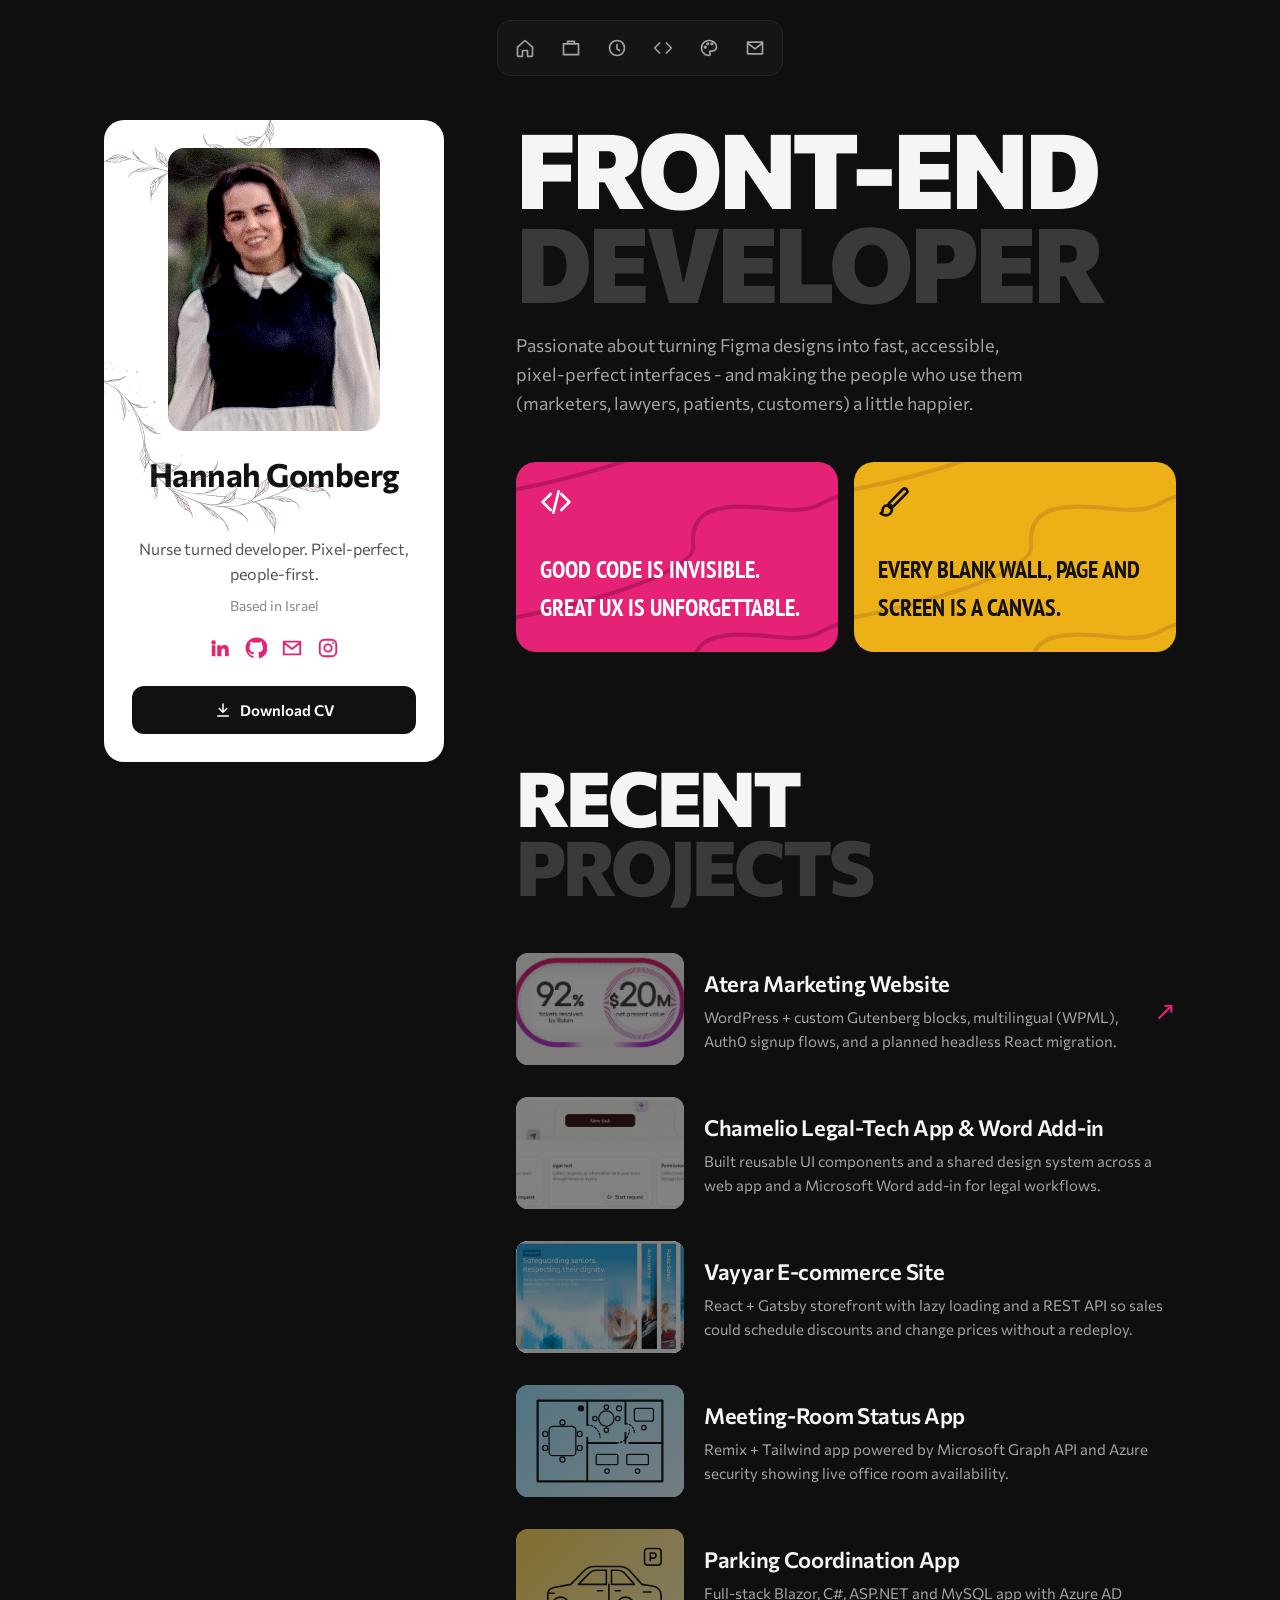
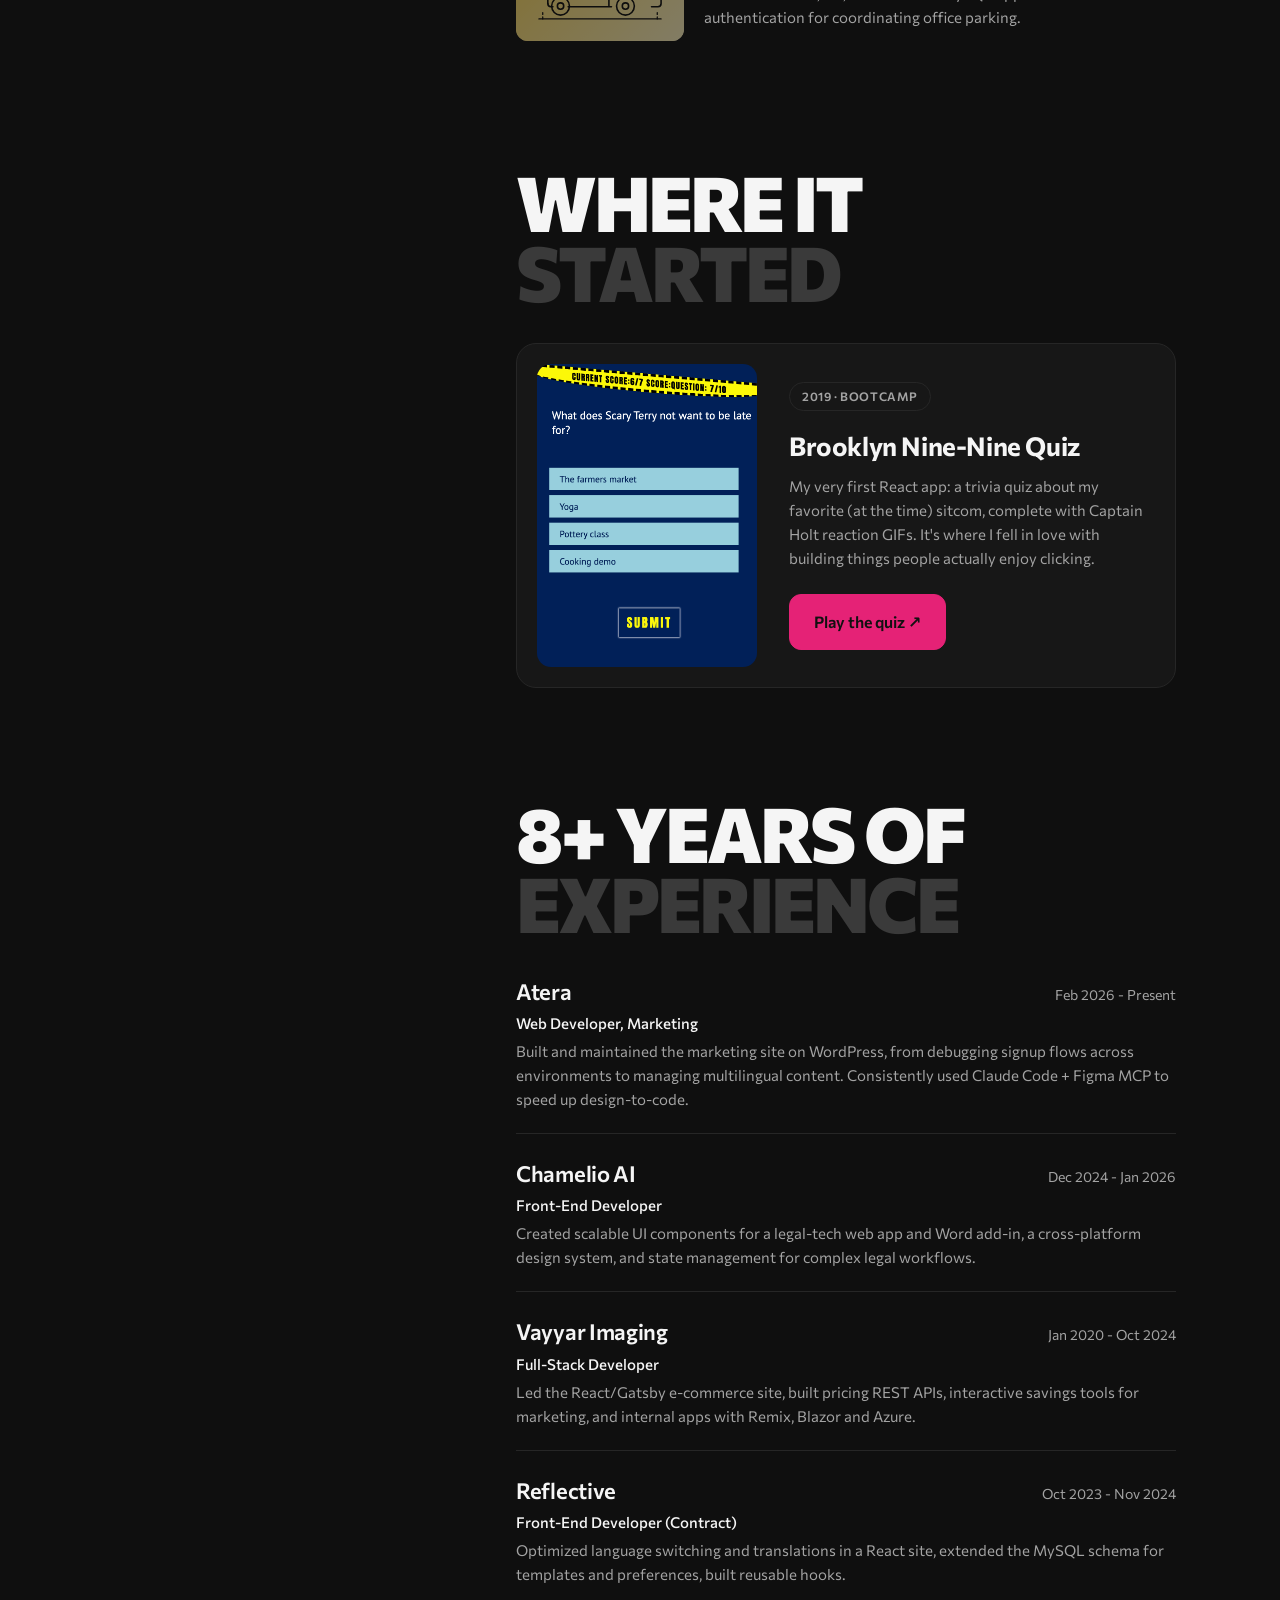
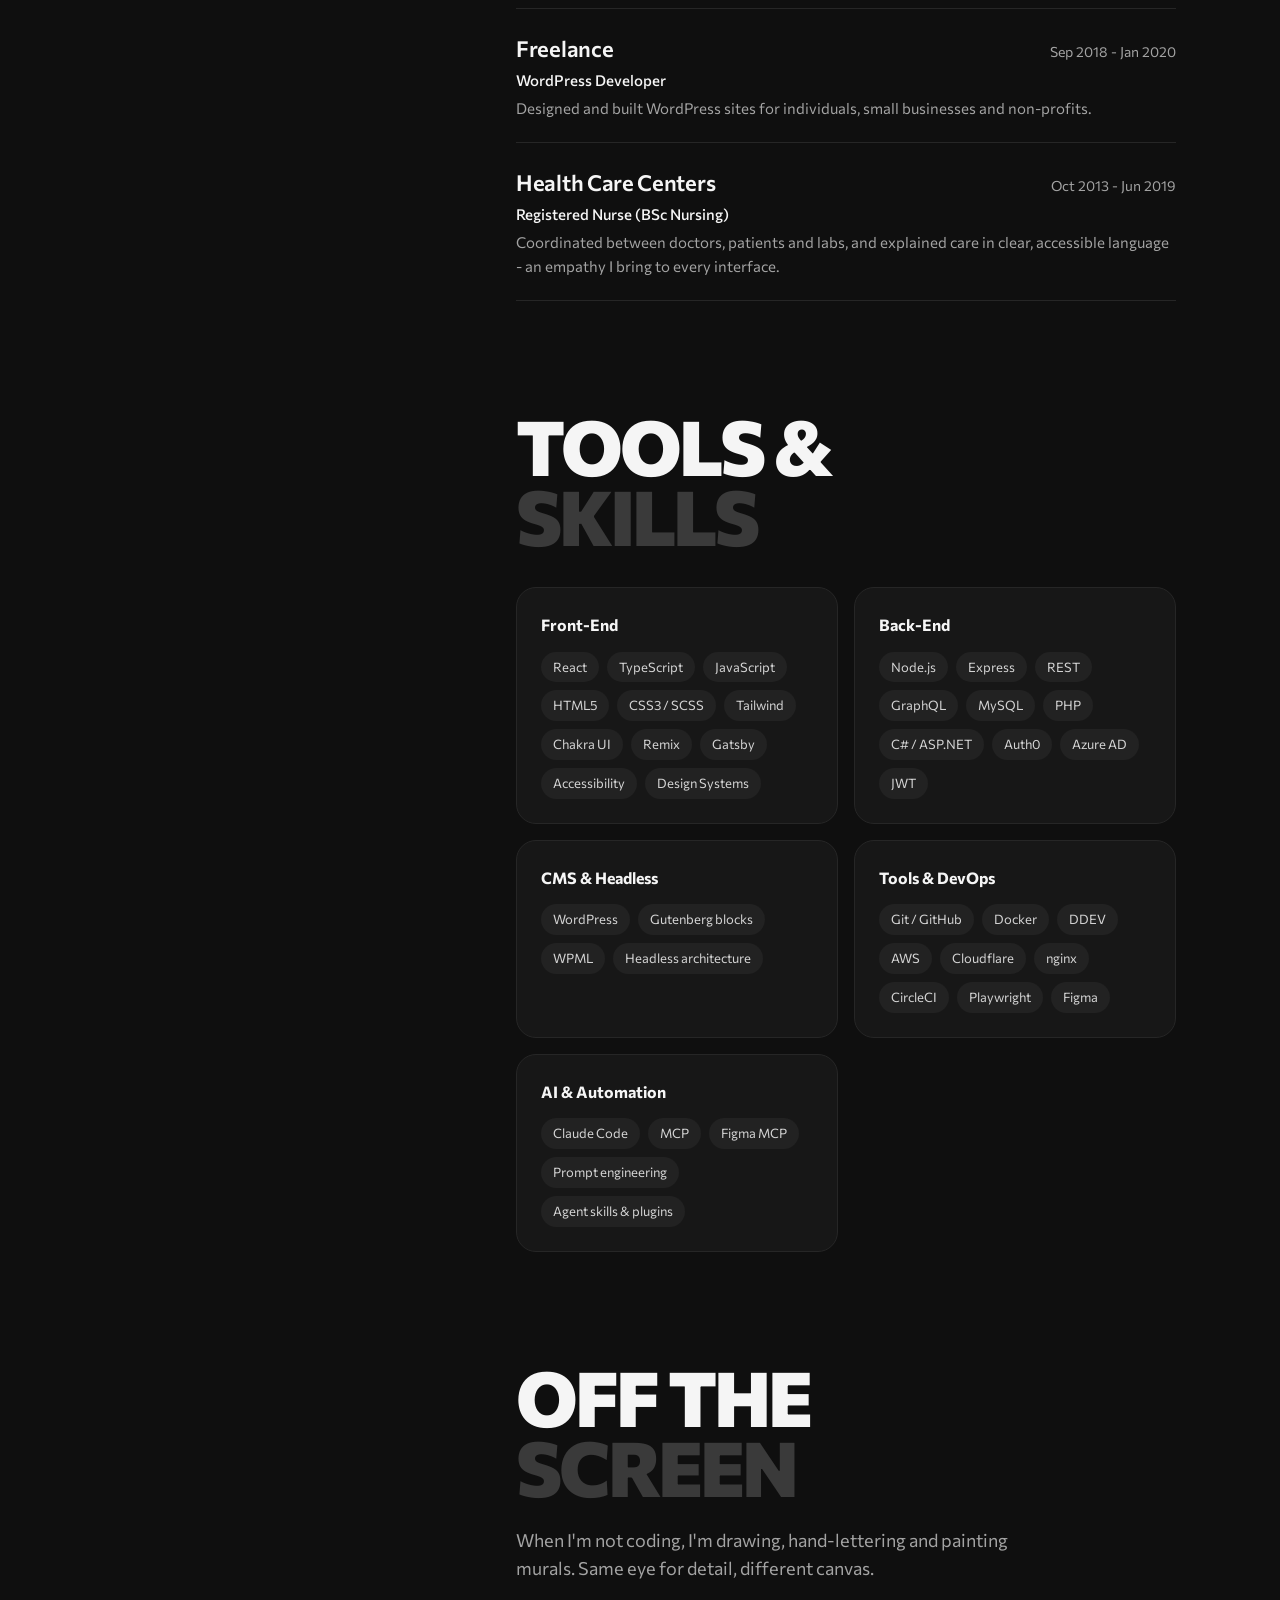
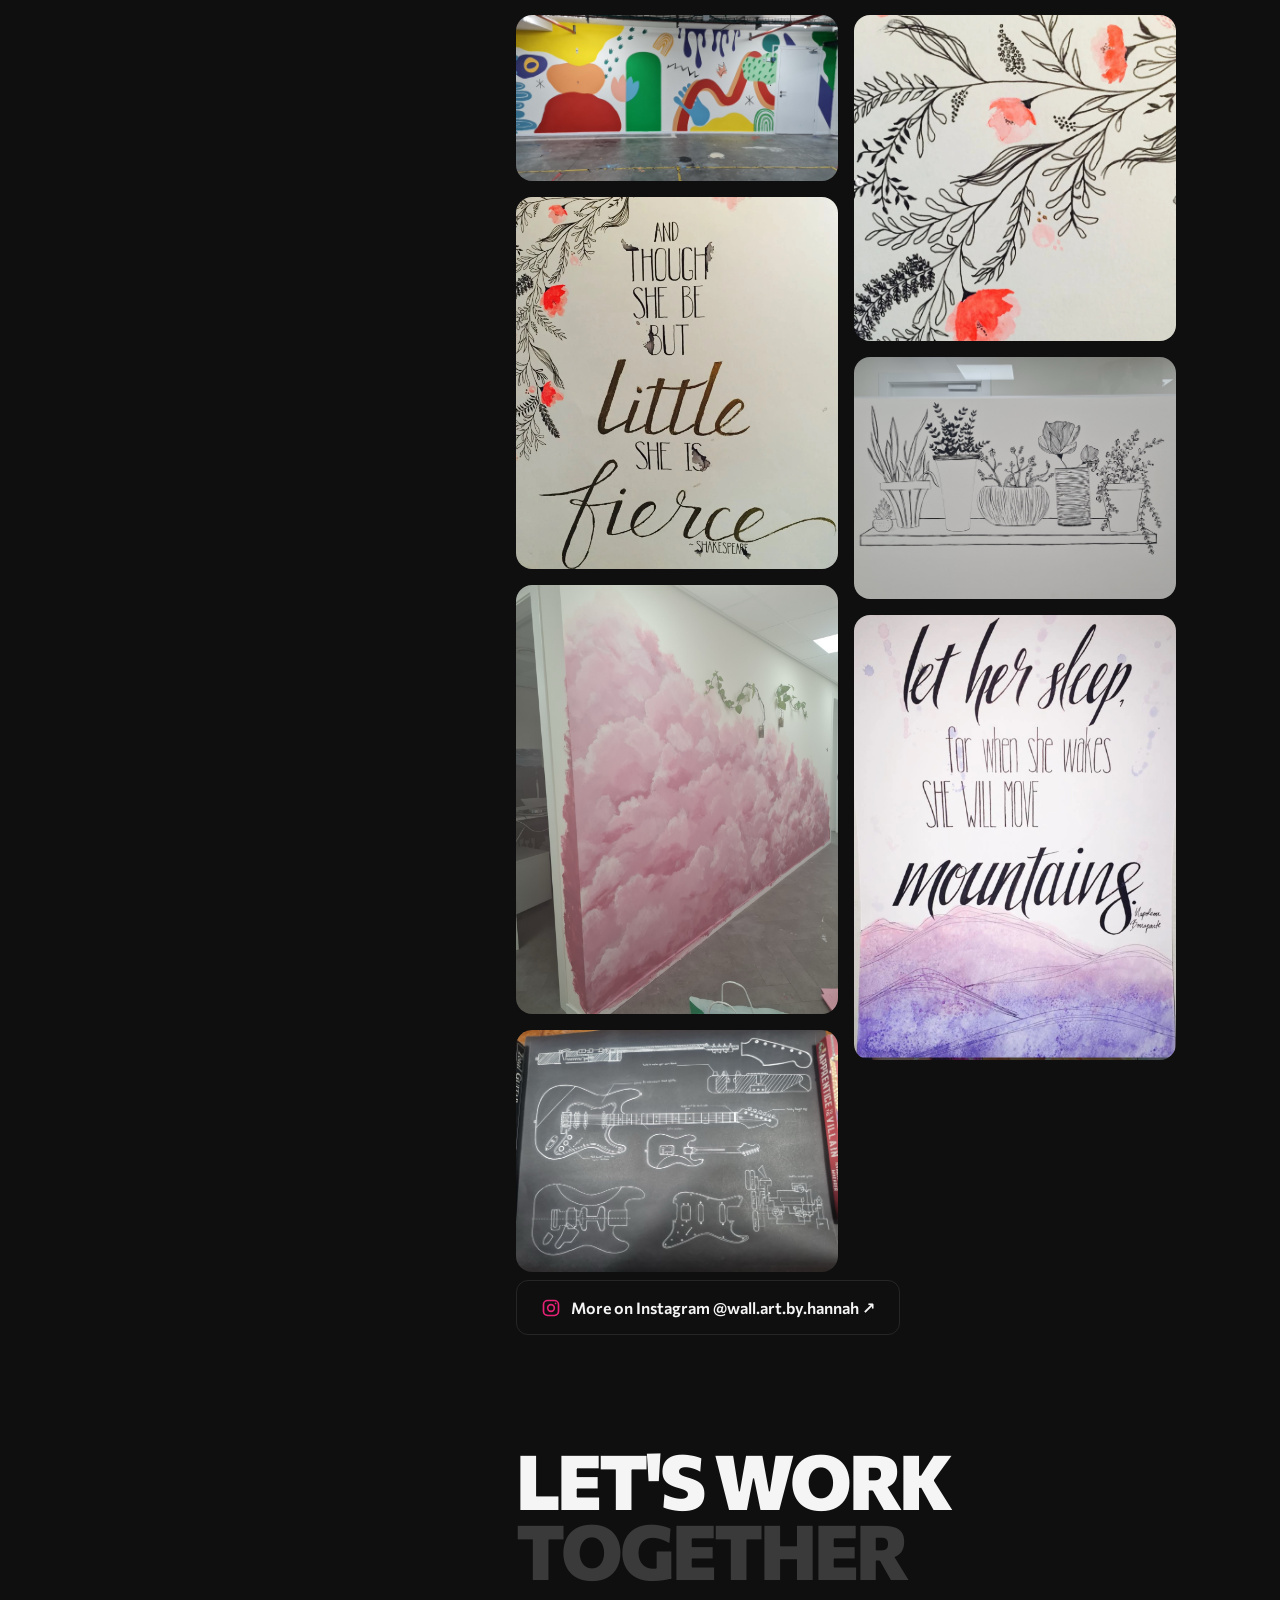
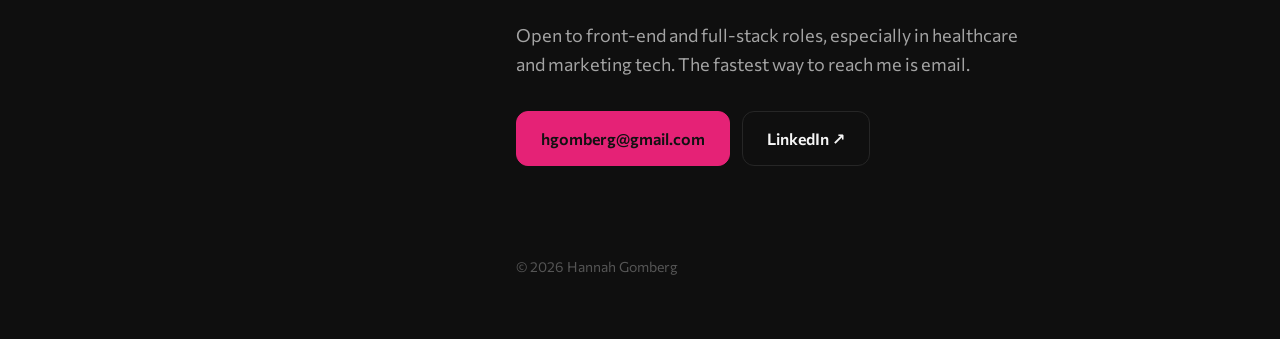
<file: index.html>
<!DOCTYPE html>
<html lang="en">
<head>
  <meta charset="UTF-8" />
  <meta name="viewport" content="width=device-width, initial-scale=1.0" />
  <title>Hannah Gomberg - Front-End / Full-Stack Developer</title>
  <meta name="description" content="Hannah Gomberg - Front-End and Full-Stack Developer with 8+ years building responsive, accessible web apps and marketing sites with React, TypeScript, Node.js and WordPress." />
  <link rel="icon" type="image/svg+xml" href="img/favicon/favicon.svg" />
  <link rel="apple-touch-icon" href="img/favicon/apple-touch-icon.png" />
  <link rel="preconnect" href="https://fonts.googleapis.com" />
  <link rel="preconnect" href="https://fonts.gstatic.com" crossorigin />
  <link href="https://fonts.googleapis.com/css2?family=Inter:wght@400;500;600;700;800&display=swap" rel="stylesheet" />
  <link href="https://fonts.googleapis.com/css2?family=Commissioner:wght@100..900&display=swap&family=PT+Sans+Narrow:wght@400;700&display=swap" rel="stylesheet">
  <link rel="stylesheet" href="style.css" />
</head>
<body>
  <nav class="nav" aria-label="Main">
    <a href="#top" title="Home" aria-label="Home">
      <svg viewBox="0 0 24 24"><path d="M3 11l9-8 9 8v10a1 1 0 0 1-1 1h-5v-7H9v7H4a1 1 0 0 1-1-1z"/></svg>
    </a>
    <a href="#projects" title="Projects" aria-label="Projects">
      <svg viewBox="0 0 24 24"><path d="M3 7h18v13H3zM8 7V4h8v3"/></svg>
    </a>
    <a href="#experience" title="Experience" aria-label="Experience">
      <svg viewBox="0 0 24 24"><path d="M12 8v5l3 2M21 12a9 9 0 1 1-18 0 9 9 0 0 1 18 0z"/></svg>
    </a>
    <a href="#skills" title="Skills" aria-label="Skills">
      <svg viewBox="0 0 24 24"><path d="M8 6l-6 6 6 6M16 6l6 6-6 6"/></svg>
    </a>
    <a href="#art" title="Art" aria-label="Art">
      <svg viewBox="0 0 24 24"><path d="M12 3a9 9 0 0 0 0 18c1 0 1.5-.7 1.5-1.5 0-.4-.2-.8-.4-1.1-.3-.3-.4-.7-.4-1.1 0-.8.7-1.5 1.5-1.5H16a5 5 0 0 0 5-5c0-4.4-4-7.8-9-7.8zM7.5 12a1 1 0 1 1 0-2 1 1 0 0 1 0 2zm3-4a1 1 0 1 1 0-2 1 1 0 0 1 0 2zm5 0a1 1 0 1 1 0-2 1 1 0 0 1 0 2z"/></svg>
    </a>
    <a href="#contact" title="Contact" aria-label="Contact">
      <svg viewBox="0 0 24 24"><path d="M3 5h18v14H3zM3 6l9 7 9-7"/></svg>
    </a>
  </nav>

  <div class="layout" id="top">
    <!-- Profile card (sticky on desktop) -->
    <aside class="profile">
      <div class="profile-card">
        <div class="avatar-container">
          <div class="avatar">
            <img src="img/hannah.jpg" alt="Hannah Gomberg" />
          </div>
        </div>
        <h2 class="profile-name">Hannah Gomberg</h2>
        <p class="profile-bio">Nurse turned developer. Pixel-perfect, people-first.</p>
        <p class="profile-loc">Based in Israel</p>
        <div class="socials">
          <a href="https://www.linkedin.com/in/hzuber-dev" target="_blank" rel="noopener" aria-label="LinkedIn">
            <svg viewBox="0 0 24 24"><path fill="currentColor" stroke="none" d="M4.98 3.5a2.5 2.5 0 1 1 0 5 2.5 2.5 0 0 1 0-5zM3 9h4v12H3zM9 9h3.8v1.7h.1c.5-1 1.8-2 3.8-2 4 0 4.8 2.6 4.8 6V21h-4v-5.5c0-1.3 0-3-1.8-3s-2.1 1.4-2.1 2.9V21H9z"/></svg>
          </a>
          <a href="https://github.com/hzuber" target="_blank" rel="noopener" aria-label="GitHub">
            <svg viewBox="0 0 24 24"><path fill="currentColor" stroke="none" d="M12 .5a11.5 11.5 0 0 0-3.6 22.4c.6.1.8-.3.8-.6v-2c-3.2.7-3.9-1.5-3.9-1.5-.5-1.3-1.3-1.7-1.3-1.7-1-.7.1-.7.1-.7 1.2.1 1.8 1.2 1.8 1.2 1 1.8 2.8 1.3 3.5 1 .1-.8.4-1.3.7-1.6-2.6-.3-5.3-1.3-5.3-5.7 0-1.3.5-2.3 1.2-3.1-.1-.3-.5-1.5.1-3.1 0 0 1-.3 3.2 1.2a11 11 0 0 1 5.8 0c2.2-1.5 3.2-1.2 3.2-1.2.6 1.6.2 2.8.1 3.1.8.8 1.2 1.9 1.2 3.1 0 4.4-2.7 5.4-5.3 5.7.4.4.8 1.1.8 2.2v3.3c0 .3.2.7.8.6A11.5 11.5 0 0 0 12 .5z"/></svg>
          </a>
          <a href="mailto:hgomberg@gmail.com" aria-label="Email">
            <svg viewBox="0 0 24 24"><path d="M3 5h18v14H3zM3 6l9 7 9-7"/></svg>
          </a>
          <a href="https://www.instagram.com/wall.art.by.hannah/" target="_blank" rel="noopener" aria-label="Instagram">
            <svg viewBox="0 0 24 24"><rect x="3" y="3" width="18" height="18" rx="5"/><circle cx="12" cy="12" r="4"/><circle cx="17.5" cy="6.5" r="1" fill="currentColor" stroke="none"/></svg>
          </a>
        </div>
        <a class="cv-btn" href="Hannah-Gomberg-CV.pdf" download>
          <svg viewBox="0 0 24 24"><path d="M12 4v11M7 10l5 5 5-5M5 20h14"/></svg>
          Download CV
        </a>
      </div>
    </aside>

    <main class="content">
      <!-- Hero -->
      <section class="hero">
        <h1 class="display">Front-End<br /><span class="muted">Developer</span></h1>
        <p class="lead">Passionate about turning Figma designs into fast, accessible, pixel-perfect interfaces - and making the people who use them (marketers, lawyers, patients, customers) a little happier.</p>

        <div class="highlight-cards">
          <div class="hcard hcard-pink">
            <svg viewBox="0 0 24 24"><path d="M8 6l-6 6 6 6M16 6l6 6-6 6M14 4l-4 16"/></svg>
            <p>Good code is invisible. Great UX is unforgettable.</p>
          </div>
          <div class="hcard hcard-yellow">
            <svg viewBox="0 0 24 24"><path d="M18.4 2.6a2 2 0 0 1 2.9 2.9L11 15.8 8.2 13zM7 14.5c-2 0-3.5 1.6-3.5 3.5 0 1.2-.7 2.2-1.5 2.5 1 .9 2.4 1.5 4 1.5 2.5 0 4.5-2 4.5-4.5z"/></svg>
            <p>Every blank wall, page and screen is a canvas.</p>
          </div>
        </div>
      </section>

      <!-- Projects -->
      <section id="projects" class="section">
        <h2 class="display-sm">Recent<br /><span class="muted">Projects</span></h2>
        <div class="list">
          <a class="row" href="https://www.atera.com" target="_blank" rel="noopener">
            <div class="thumb"><img src="img/projects/atera.jpg" alt="Atera site stats: 92% of tickets resolved by Robin, $20M net present value" loading="lazy" /></div>
            <div class="row-body">
              <h3>Atera Marketing Website</h3>
              <p>WordPress + custom Gutenberg blocks, multilingual (WPML), Auth0 signup flows, and a planned headless React migration.</p>
            </div>
            <span class="arrow" aria-hidden="true">&#8599;</span>
          </a>
          <div class="row">
            <div class="thumb"><img src="img/projects/chamelio.jpg" alt="Chamelio app screen showing request templates and a New task button" loading="lazy" /></div>
            <div class="row-body">
              <h3>Chamelio Legal-Tech App &amp; Word Add-in</h3>
              <p>Built reusable UI components and a shared design system across a web app and a Microsoft Word add-in for legal workflows.</p>
            </div>
          </div>
          <div class="row">
            <div class="thumb thumb-left"><img src="img/projects/vayyar.jpg" alt="Vayyar website industry banner: Safeguarding seniors" loading="lazy" /></div>
            <div class="row-body">
              <h3>Vayyar E-commerce Site</h3>
              <p>React + Gatsby storefront with lazy loading and a REST API so sales could schedule discounts and change prices without a redeploy.</p>
            </div>
          </div>
          <div class="row">
            <div class="thumb thumb-art" style="--c1:#9fe3ff;--c2:#e3f7ff"><img src="img/projects/floorplan.svg" alt="Line drawing of an office floor plan with meeting rooms" loading="lazy" /></div>
            <div class="row-body">
              <h3>Meeting-Room Status App</h3>
              <p>Remix + Tailwind app powered by Microsoft Graph API and Azure security showing live office room availability.</p>
            </div>
          </div>
          <div class="row">
            <div class="thumb thumb-art" style="--c1:#ffd95c;--c2:#fff3c4"><img src="img/projects/car.svg" alt="Line drawing of a car in a parking spot" loading="lazy" /></div>
            <div class="row-body">
              <h3>Parking Coordination App</h3>
              <p>Full-stack Blazor, C#, ASP.NET and MySQL app with Azure AD authentication for coordinating office parking.</p>
            </div>
          </div>
        </div>
      </section>

      <!-- Where it started -->
      <section id="origin" class="section">
        <h2 class="display-sm">Where it<br /><span class="muted">Started</span></h2>
        <a class="origin-card" href="https://hzuber.github.io/brooklyn99quiz/" target="_blank" rel="noopener">
          <div class="origin-img">
            <img src="img/projects/b99-quiz.png" alt="Brooklyn Nine-Nine quiz screen reading 'You're real smurt' with a Captain Holt GIF and a Next Question button" loading="lazy" />
          </div>
          <div class="origin-body">
            <span class="tag">2019 &middot; Bootcamp</span>
            <h3>Brooklyn Nine-Nine Quiz</h3>
            <p>My very first React app: a trivia quiz about my favorite (at the time) sitcom, complete with Captain Holt reaction GIFs. It's where I fell in love with building things people actually enjoy clicking.</p>
            <span class="btn btn-primary">Play the quiz &#8599;</span>
          </div>
        </a>
      </section>

      <!-- Experience -->
      <section id="experience" class="section">
        <h2 class="display-sm">8+ Years of<br /><span class="muted">Experience</span></h2>
        <div class="list">
          <div class="job">
            <div class="job-head"><h3>Atera</h3><span class="date">Feb 2026 - Present</span></div>
            <p class="role">Web Developer, Marketing</p>
            <p>Built and maintained the marketing site on WordPress, from debugging signup flows across environments to managing multilingual content. Consistently used Claude Code + Figma MCP to speed up design-to-code.</p>
          </div>
          <div class="job">
            <div class="job-head"><h3>Chamelio AI</h3><span class="date">Dec 2024 - Jan 2026</span></div>
            <p class="role">Front-End Developer</p>
            <p>Created scalable UI components for a legal-tech web app and Word add-in, a cross-platform design system, and state management for complex legal workflows.</p>
          </div>
          <div class="job">
            <div class="job-head"><h3>Vayyar Imaging</h3><span class="date">Jan 2020 - Oct 2024</span></div>
            <p class="role">Full-Stack Developer</p>
            <p>Led the React/Gatsby e-commerce site, built pricing REST APIs, interactive savings tools for marketing, and internal apps with Remix, Blazor and Azure.</p>
          </div>
          <div class="job">
            <div class="job-head"><h3>Reflective</h3><span class="date">Oct 2023 - Nov 2024</span></div>
            <p class="role">Front-End Developer (Contract)</p>
            <p>Optimized language switching and translations in a React site, extended the MySQL schema for templates and preferences, built reusable hooks.</p>
          </div>
          <div class="job">
            <div class="job-head"><h3>Freelance</h3><span class="date">Sep 2018 - Jan 2020</span></div>
            <p class="role">WordPress Developer</p>
            <p>Designed and built WordPress sites for individuals, small businesses and non-profits.</p>
          </div>
          <div class="job">
            <div class="job-head"><h3>Health Care Centers</h3><span class="date">Oct 2013 - Jun 2019</span></div>
            <p class="role">Registered Nurse (BSc Nursing)</p>
            <p>Coordinated between doctors, patients and labs, and explained care in clear, accessible language - an empathy I bring to every interface.</p>
          </div>
        </div>
      </section>

      <!-- Skills -->
      <section id="skills" class="section">
        <h2 class="display-sm">Tools &amp;<br /><span class="muted">Skills</span></h2>
        <div class="skills-grid">
          <div class="skill-group">
            <h3>Front-End</h3>
            <ul class="chips"><li>React</li><li>TypeScript</li><li>JavaScript</li><li>HTML5</li><li>CSS3 / SCSS</li><li>Tailwind</li><li>Chakra UI</li><li>Remix</li><li>Gatsby</li><li>Accessibility</li><li>Design Systems</li></ul>
          </div>
          <div class="skill-group">
            <h3>Back-End</h3>
            <ul class="chips"><li>Node.js</li><li>Express</li><li>REST</li><li>GraphQL</li><li>MySQL</li><li>PHP</li><li>C# / ASP.NET</li><li>Auth0</li><li>Azure AD</li><li>JWT</li></ul>
          </div>
          <div class="skill-group">
            <h3>CMS &amp; Headless</h3>
            <ul class="chips"><li>WordPress</li><li>Gutenberg blocks</li><li>WPML</li><li>Headless architecture</li></ul>
          </div>
          <div class="skill-group">
            <h3>Tools &amp; DevOps</h3>
            <ul class="chips"><li>Git / GitHub</li><li>Docker</li><li>DDEV</li><li>AWS</li><li>Cloudflare</li><li>nginx</li><li>CircleCI</li><li>Playwright</li><li>Figma</li></ul>
          </div>
          <div class="skill-group">
            <h3>AI &amp; Automation</h3>
            <ul class="chips"><li>Claude Code</li><li>MCP</li><li>Figma MCP</li><li>Prompt engineering</li><li>Agent skills &amp; plugins</li></ul>
          </div>
        </div>
      </section>

      <!-- Art -->
      <section id="art" class="section">
        <h2 class="display-sm">Off the<br /><span class="muted">Screen</span></h2>
        <p class="lead art-lead">When I'm not coding, I'm drawing, hand-lettering and painting murals. Same eye for detail, different canvas.</p>
        <div class="gallery">
          <button class="art" data-full="img/art/mural-shapes.jpg"><img src="img/art/mural-shapes.jpg" alt="Large colorful abstract mural of organic shapes in a parking garage" loading="lazy" /><span>Abstract mural</span></button>
          <button class="art" data-full="img/art/lettering-fierce.jpg"><img src="img/art/lettering-fierce.jpg" alt="Hand-lettered Shakespeare quote 'though she be but little she is fierce' with watercolor flowers" loading="lazy" /><span>Hand lettering</span></button>
          <button class="art" data-full="img/art/mural-clouds.jpg"><img src="img/art/mural-clouds.jpg" alt="Pink cloud mural painted across an office wall" loading="lazy" /><span>Cloud mural</span></button>
          <button class="art" data-full="img/art/guitar-blueprint.jpg"><img src="img/art/guitar-blueprint.jpg" alt="White-ink guitar blueprint illustration on black paper with funny labels" loading="lazy" /><span>Guitar blueprint</span></button>
          <button class="art" data-full="img/art/botanical-watercolor.jpg"><img src="img/art/botanical-watercolor.jpg" alt="Ink botanical illustration with coral watercolor poppies" loading="lazy" /><span>Ink &amp; watercolor</span></button>
          <button class="art" data-full="img/art/mural-plants.jpg"><img src="img/art/mural-plants.jpg" alt="Black line-art mural of potted plants on a shelf" loading="lazy" /><span>Line-art mural</span></button>
          <button class="art" data-full="img/art/lettering-mountains.jpg"><img src="img/art/lettering-mountains.jpg" alt="Hand-lettered quote 'let her sleep, for when she wakes she will move mountains' over watercolor hills" loading="lazy" /><span>Lettering &amp; watercolor</span></button>
        </div>
        <a class="btn ig-link" href="https://www.instagram.com/wall.art.by.hannah/" target="_blank" rel="noopener">
          <svg viewBox="0 0 24 24"><rect x="3" y="3" width="18" height="18" rx="5"/><circle cx="12" cy="12" r="4"/><circle cx="17.5" cy="6.5" r="1" fill="currentColor" stroke="none"/></svg>
          More on Instagram @wall.art.by.hannah &#8599;
        </a>
      </section>

      <dialog class="lightbox" id="lightbox">
        <button class="lightbox-close" aria-label="Close">&times;</button>
        <img alt="" />
      </dialog>

      <!-- Contact -->
      <section id="contact" class="section contact">
        <h2 class="display-sm">Let's Work<br /><span class="muted">Together</span></h2>
        <p class="lead">Open to front-end and full-stack roles, especially in healthcare and marketing tech. The fastest way to reach me is email.</p>
        <div class="cta-row">
          <a class="btn btn-primary" href="mailto:hgomberg@gmail.com">hgomberg@gmail.com</a>
          <a class="btn" href="https://www.linkedin.com/in/hzuber-dev" target="_blank" rel="noopener">LinkedIn &#8599;</a>
        </div>
      </section>

      <footer class="footer">&copy; <span id="year">2026</span> Hannah Gomberg</footer>
    </main>
  </div>

  <script>
    document.getElementById('year').textContent = new Date().getFullYear();

    const lightbox = document.getElementById('lightbox');
    const lightboxImg = lightbox.querySelector('img');
    document.querySelectorAll('.art').forEach((btn) => {
      btn.addEventListener('click', () => {
        lightboxImg.src = btn.dataset.full;
        lightboxImg.alt = btn.querySelector('img').alt;
        lightbox.showModal();
      });
    });
    // Close on the X button or a click on the backdrop
    lightbox.addEventListener('click', (e) => {
      if (e.target !== lightboxImg) lightbox.close();
    });
  </script>
</body>
</html>
</file>
<file: style.css>
:root {
  --bg: #0f0f0f;
  --surface: #171717;
  --border: #262626;
  --text: #f5f5f5;
  --muted: #3a3a3a;
  --sub: #a3a3a3;
  --pink: #e52276;
  --yellow: #edb016;
  --radius: 20px;
}

* { box-sizing: border-box; margin: 0; padding: 0; }

html { scroll-behavior: smooth; }

body {
  background: var(--bg);
  color: var(--text);
  font-family: "Commissioner", system-ui, sans-serif;
  line-height: 1.6;
  -webkit-font-smoothing: antialiased;
}

a { color: inherit; text-decoration: none; }

svg {
  width: 20px;
  height: 20px;
  fill: none;
  stroke: currentColor;
  stroke-width: 2;
  stroke-linecap: round;
  stroke-linejoin: round;
}

/* Floating nav */
.nav {
  position: fixed;
  top: 20px;
  left: 50%;
  transform: translateX(-50%);
  z-index: 10;
  display: flex;
  gap: 4px;
  padding: 6px;
  background: rgba(23, 23, 23, 0.85);
  backdrop-filter: blur(10px);
  border: 1px solid var(--border);
  border-radius: 14px;
}
.nav a {
  display: grid;
  place-items: center;
  width: 42px;
  height: 42px;
  border-radius: 10px;
  color: var(--sub);
  transition: background 0.2s, color 0.2s;
}
.nav a:hover { background: #262626; color: var(--text); }

/* Layout */
.layout {
  max-width: 1120px;
  margin: 0 auto;
  padding: 120px 24px 40px;
  display: grid;
  grid-template-columns: 340px 1fr;
  gap: 72px;
}

/* Profile card */
.profile-card {
  position: sticky;
  top: 110px;
  background: #fff;
  color: #111;
  border-radius: var(--radius);
  padding: 28px;
  text-align: center;
  overflow: hidden;
}
.avatar-container::before {
  content: url("img/vines.svg");
  position: absolute;
  top: -55%;
  left: 0;
  width: 55%;
  height: 100%;
  z-index: 1;
  transform: rotate(45deg);
}
.avatar-container{
  position: relative;
  display: flex;
  justify-content: center;
  padding: 0 36px;
}
.avatar {
  width: 100%;
  aspect-ratio: 3 / 4;
  border-radius: 16px;
  background: linear-gradient(145deg, var(--pink), #ffb199);
  display: grid;
  place-items: center;
  overflow: hidden;
  margin-bottom: 18px;
}
.avatar::after {
  content: url(img/vines.svg);
  position: absolute;
  top: 50%;
  width: 60%;
  transform: rotate(-45deg) scaleX(-1);
  left: -5%;
}
.avatar span { font-size: 88px; font-weight: 800; color: #fff; letter-spacing: -4px; }
.avatar img { width: 100%; height: 100%; object-fit: cover; }
.profile-name { font-size: 32px; font-weight: 700; letter-spacing: -0.5px; margin-bottom:36px;}
.profile-bio { color: #555; margin: 12px 0 8px; font-size: 16px; }
.profile-loc { color: #888; font-size: 14px; }
.socials { display: flex; justify-content: center; gap: 14px; margin-top: 20px; }
.socials a { color: var(--pink); transition: transform 0.2s; }
.socials a:hover { transform: translateY(-2px); }
.socials svg { width: 22px; height: 22px; }
.cv-btn {
  display: inline-flex;
  align-items: center;
  justify-content: center;
  gap: 8px;
  width: 100%;
  margin-top: 20px;
  padding: 12px 20px;
  border-radius: 12px;
  background: #111;
  color: #fff;
  font-weight: 600;
  font-size: 15px;
  transition: background 0.2s, transform 0.2s;
}
.cv-btn:hover { background: var(--pink); transform: translateY(-2px); }
.cv-btn svg { width: 18px; height: 18px; }

/* Typography */
.display {
  font-size: clamp(56px, 9vw, 104px);
  font-weight: 800;
  line-height: 0.9;
  letter-spacing: -0.04em;
  text-transform: uppercase;
}
.display-sm {
  font-size: clamp(44px, 7vw, 76px);
  font-weight: 800;
  line-height: 0.92;
  letter-spacing: -0.04em;
  text-transform: uppercase;
  margin-bottom: 36px;
}
.muted { color: var(--muted); }
.lead { color: var(--sub); font-size: 18px; max-width: 520px; margin-top: 24px; }

/* Stats */
.stats { display: flex; gap: 44px; margin-top: 44px; flex-wrap: wrap; }
.stat { display: flex; flex-direction: column; }
.stat-num { font-size: 64px; font-weight: 800; letter-spacing: -2px; line-height: 1; }
.stat-label { color: var(--sub); font-size: 13px; text-transform: uppercase; letter-spacing: 0.5px; margin-top: 8px; line-height: 1.3; }

/* Highlight cards */
.highlight-cards { display: grid; grid-template-columns: 1fr 1fr; gap: 16px; margin-top: 44px; }
.hcard {
  border-radius: var(--radius);
  padding: 24px;
  min-height: 190px;
  display: flex;
  flex-direction: column;
  justify-content: space-between;
  color: #111;
}
.hcard p { font-weight: 700; font-size: 24px; line-height: 1.6; text-transform: uppercase; font-family: "PT Sans Narrow", sans-serif; }
.hcard svg { width: 32px; height: 32px; }
.hcard-pink { background: var(--pink); background-image: url("img/waves-pink.svg"); background-repeat: repeat; background-position: center; color: white;}
.hcard-yellow { background: var(--yellow); background-image: url("img/waves-yellow.svg"); background-repeat: repeat; background-position: center; }

/* Sections */
.section { padding-top: 110px; }

.list { display: flex; flex-direction: column; }

.row {
  display: flex;
  align-items: center;
  gap: 20px;
  padding: 16px;
  margin: 0 -16px;
  border-radius: 16px;
  transition: background 0.2s;
}
a.row:hover, .row:hover { background: var(--surface); }
.thumb {
  position:relative;
  flex: 0 0 168px;
  height: 112px;
  border-radius: 12px;
  overflow: hidden;
  background: linear-gradient(135deg, var(--c1, #f4f4f2), var(--c2, #f4f4f2));
}
.thumb img {
  display: block;
  width: 100%;
  height: 100%;
  object-fit: cover;
  transition: transform 0.4s ease;
}
.thumb::before {
  content: "";
  position: absolute;
  top: 0;
  left: 0;
  width: 100%;
  height: 100%;
  background: #0000007d;
}
.thumb-left img { object-position: left center; }
.thumb-art img { object-fit: contain; padding: 8px; }
.row:hover .thumb img { transform: scale(1.05); }
.row:hover .thumb::before { background: transparent; }
.row-body { flex: 1; }
.row h3, .job h3 { font-size: 22px; font-weight: 600; letter-spacing: -0.3px; }
.row p, .job p { color: var(--sub); font-size: 15px; margin-top: 4px; }
.arrow { font-size: 26px; color: var(--pink); transition: transform 0.2s; }
a.row:hover .arrow { transform: translate(3px, -3px); }

.job { padding: 22px 0; border-bottom: 1px solid var(--border); }
.job:first-child { padding-top: 0; }
.job-head { display: flex; justify-content: space-between; align-items: baseline; gap: 16px; }
.date { color: var(--sub); font-size: 14px; white-space: nowrap; }
.job .role { color: var(--text); font-weight: 500; margin-top: 2px; }

/* Skills */
.skills-grid { display: grid; grid-template-columns: 1fr 1fr; gap: 16px; }
.skill-group {
  background: var(--surface);
  border: 1px solid var(--border);
  border-radius: var(--radius);
  padding: 24px;
}
.skill-group h3 { font-size: 16px; margin-bottom: 14px; }
.chips { list-style: none; display: flex; flex-wrap: wrap; gap: 8px; }
.chips li {
  font-size: 13px;
  padding: 5px 12px;
  border-radius: 999px;
  background: #222;
  color: #d4d4d4;
}

/* Art gallery */
.art-lead { margin: -12px 0 32px; }
.gallery { columns: 2; column-gap: 16px; }
.ig-link { display: inline-flex; align-items: center; gap: 10px; margin-top: 8px; }
.ig-link svg { color: var(--pink); }
.art {
  position: relative;
  display: block;
  width: 100%;
  margin-bottom: 16px;
  padding: 0;
  border: 0;
  border-radius: 16px;
  overflow: hidden;
  background: var(--surface);
  cursor: zoom-in;
  break-inside: avoid;
}
.art img {
  display: block;
  width: 100%;
  height: auto;
  transition: transform 0.4s ease;
}
.art span {
  position: absolute;
  left: 12px;
  bottom: 12px;
  padding: 5px 12px;
  border-radius: 999px;
  background: rgba(15, 15, 15, 0.8);
  color: var(--text);
  font: 500 13px "Inter", sans-serif;
  opacity: 0;
  transform: translateY(6px);
  transition: opacity 0.25s, transform 0.25s;
}
.art:hover img { transform: scale(1.04); }
.art:hover span, .art:focus-visible span { opacity: 1; transform: none; }

.lightbox {
  margin: auto;
  padding: 0;
  border: 0;
  background: transparent;
  max-width: 92vw;
  max-height: 92vh;
}
.lightbox::backdrop { background: rgba(0, 0, 0, 0.88); }
.lightbox img { display: block; max-width: 92vw; max-height: 92vh; border-radius: 12px; }
.lightbox-close {
  position: fixed;
  top: 20px;
  right: 24px;
  width: 44px;
  height: 44px;
  border: 0;
  border-radius: 50%;
  background: #262626;
  color: #fff;
  font-size: 26px;
  cursor: pointer;
}

/* Where it started */
.origin-card {
  display: grid;
  grid-template-columns: 220px 1fr;
  gap: 32px;
  align-items: center;
  padding: 20px;
  background: var(--surface);
  border: 1px solid var(--border);
  border-radius: var(--radius);
  transition: border-color 0.2s, transform 0.2s;
}
.origin-card:hover { border-color: #3a3a3a; transform: translateY(-3px); }
.origin-img {
  border-radius: 14px;
  overflow: hidden;
  background: #97cddd;
}
.origin-img img { display: block; width: 100%; height: auto; }
.tag {
  display: inline-block;
  font-size: 12px;
  font-weight: 600;
  text-transform: uppercase;
  letter-spacing: 0.6px;
  color: var(--sub);
  border: 1px solid var(--border);
  border-radius: 999px;
  padding: 4px 12px;
}
.origin-body h3 { font-size: 26px; font-weight: 700; letter-spacing: -0.4px; margin: 14px 0 8px; }
.origin-body p { color: var(--sub); font-size: 15px; margin-bottom: 24px; }
.origin-body .btn { display: inline-block; }

/* Contact */
.cta-row { display: flex; gap: 12px; margin-top: 32px; flex-wrap: wrap; }
.btn {
  padding: 14px 24px;
  border-radius: 12px;
  border: 1px solid var(--border);
  font-weight: 600;
  transition: background 0.2s, transform 0.2s;
}
.btn:hover { background: var(--surface); transform: translateY(-2px); }
.btn-primary { background: var(--pink); border-color: var(--pink); color: #111; }
.btn-primary:hover { background: #f35398; }

.footer { color: #555; font-size: 14px; padding: 90px 0 20px; }

/* Responsive */
@media (max-width: 900px) {
  .layout { grid-template-columns: 1fr; gap: 48px; padding-top: 100px; }
  .profile-card { position: static; max-width: 380px; margin: 0 auto; }
}
@media (max-width: 560px) {
  .highlight-cards, .skills-grid { grid-template-columns: 1fr; }
  .gallery { columns: 1; }
  .origin-card { grid-template-columns: 1fr; }
  .origin-img { max-width: 260px; }
  .art span { opacity: 1; transform: none; }
  .stats { gap: 28px; }
  .stat-num { font-size: 48px; }
  .thumb { flex-basis: 104px; height: 72px; }
  .row { align-items: flex-start; flex-direction: column; gap: 12px; padding: 12px; }
  .job-head { flex-direction: column; gap: 0; }
}
</file>
